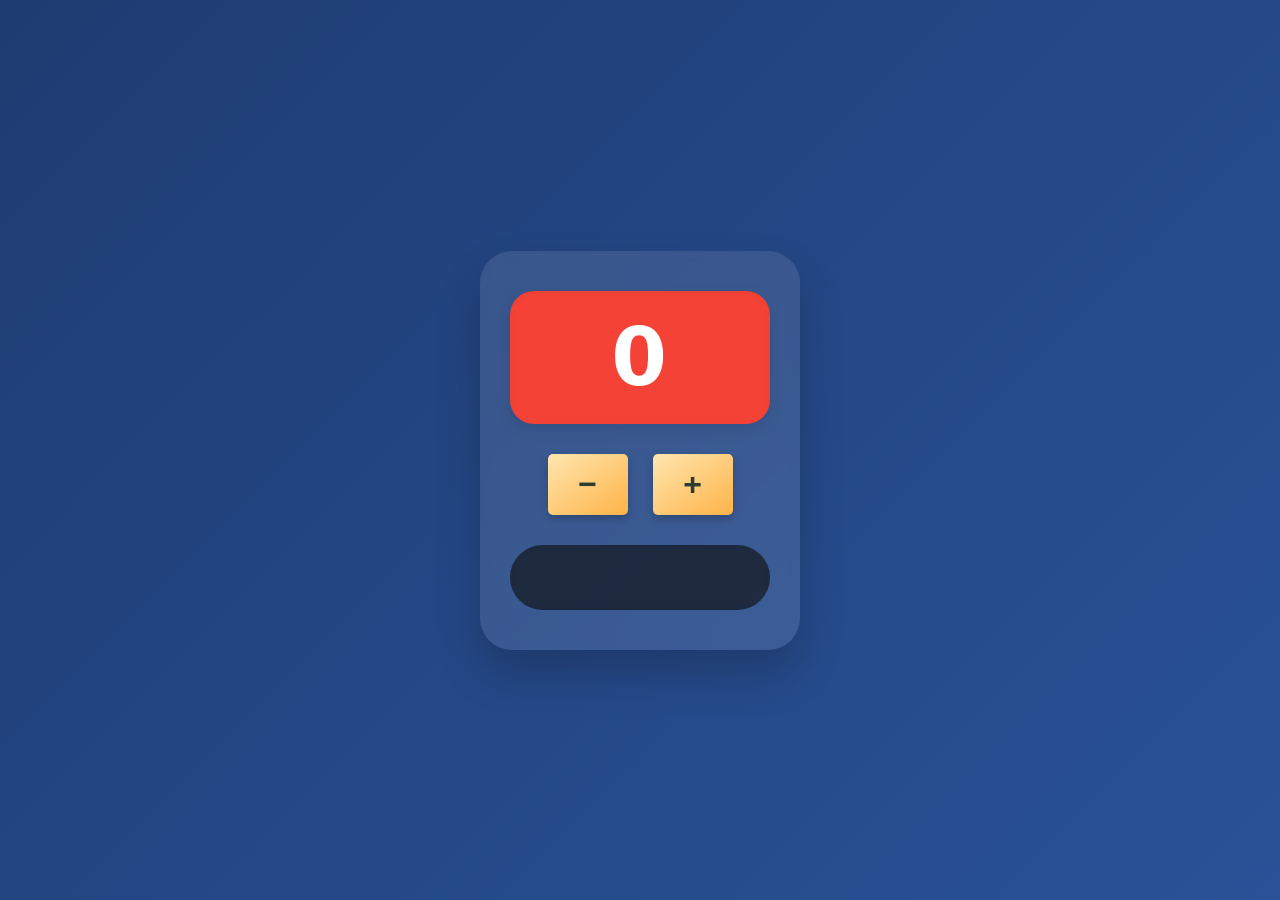
<file: praktika_1_2/index.html>
<!DOCTYPE html>
<html lang="ru">
<head>
    <meta charset="UTF-8">
    <meta name="viewport" content="width=device-width, initial-scale=1.0">
    <title>Счетчик | Интерактивный компонент</title>
    <style>
        /* Сброс базовых отступов */
        * {
            margin: 0;
            padding: 0;
            box-sizing: border-box;
        }

        body {
            min-height: 100vh;
            /* Фон - линейный градиент */
            background: linear-gradient(135deg, #1e3c72 0%, #2a5298 100%);
            font-family: system-ui, 'Segoe UI', 'Roboto', sans-serif;
            
            /* Центровка контейнера */
            display: flex;
            justify-content: center;
            align-items: center;
        }

        /* Главный блок счетчика */
        .counter-container {
            background: rgba(255, 255, 255, 0.1);
            backdrop-filter: blur(4px);
            border-radius: 32px;
            padding: 40px 30px;
            box-shadow: 0 25px 45px rgba(0, 0, 0, 0.2);
            text-align: center;
            min-width: 320px;
            transition: all 0.2s ease;
        }

        /* Окошко результата */
        .result-display {
            font-size: 5rem;
            font-weight: 800;
            padding: 20px;
            margin-bottom: 30px;
            border-radius: 24px;
            background: #f5f5f5;
            box-shadow: inset 0 2px 5px rgba(0,0,0,0.05), 0 5px 15px rgba(0,0,0,0.1);
            transition: background-color 0.25s ease, transform 0.1s ease;
            letter-spacing: 2px;
        }

        /* Блок кнопок */
        .buttons {
            display: flex;
            justify-content: center;
            gap: 25px;
            margin-bottom: 30px;
        }

        /* Общие стили для кнопок */
        button {
            font-size: 2rem;
            font-weight: bold;
            width: 80px;
            padding: 12px 0;
            border: none;
            border-radius: 5px; /* радиальное скругление 5px */
            cursor: pointer;
            transition: all 0.2s ease;
            background: linear-gradient(145deg, #f0f0f0, #d6d6d6);
            color: #1e2a3e;
            box-shadow: 0 4px 8px rgba(0, 0, 0, 0.2);
        }

        /* Градиент для кнопок (основной) */
        button:active:not(:disabled) {
            transform: scale(0.96);
            box-shadow: 0 1px 3px rgba(0,0,0,0.2);
        }

        /* Стиль активных кнопок (градиент) */
        button:enabled {
            background: linear-gradient(145deg, #ffe6b0, #ffb347);
            color: #2c3e2f;
        }

        /* Неактивные кнопки (серый градиент) */
        button:disabled {
            background: linear-gradient(145deg, #bdbdbd, #9e9e9e);
            color: #4a4a4a;
            cursor: not-allowed;
            opacity: 0.7;
            transform: none;
            box-shadow: 0 2px 5px rgba(0,0,0,0.1);
        }

        /* Доп. ховер для активных кнопок */
        button:enabled:hover {
            filter: brightness(1.05);
            transform: translateY(-2px);
            box-shadow: 0 8px 16px rgba(0, 0, 0, 0.25);
        }

        /* Новое окно для экстремального сообщения */
        .extreme-message {
            margin-top: 20px;
            font-size: 1.2rem;
            font-weight: 600;
            padding: 12px;
            border-radius: 40px;
            background: rgba(0, 0, 0, 0.6);
            backdrop-filter: blur(4px);
            color: #fff3c9;
            text-align: center;
            min-height: 65px;
            transition: all 0.2s ease;
            letter-spacing: 0.3px;
        }

        /* Стиль для текста предупреждения */
        .warning-text {
            color: #ffd966;
            text-shadow: 0 0 2px black;
            font-weight: bold;
            animation: subtlePulse 1s infinite;
        }

        @keyframes subtlePulse {
            0% { opacity: 0.7; }
            100% { opacity: 1; }
        }

        /* Адаптация под маленькие экраны */
        @media (max-width: 450px) {
            .counter-container {
                min-width: 280px;
                padding: 25px 20px;
            }
            .result-display {
                font-size: 3.5rem;
            }
            button {
                width: 70px;
                font-size: 1.8rem;
            }
        }
    </style>
</head>
<body>
    <div class="counter-container">
        <!-- Окошко результата -->
        <div class="result-display" id="counterValue">0</div>
        
        <!-- Кнопки управления -->
        <div class="buttons">
            <button id="decrementBtn" aria-label="Уменьшить">−</button>
            <button id="incrementBtn" aria-label="Увеличить">+</button>
        </div>

        <!-- Дополнительное окно для сообщения об экстремальных значениях -->
        <div class="extreme-message" id="extremeMessage"></div>
    </div>

    <script>
        // Получаем ссылки на DOM-элементы
        const counterDisplay = document.getElementById('counterValue');
        const decrementBtn = document.getElementById('decrementBtn');
        const incrementBtn = document.getElementById('incrementBtn');
        const extremeMsgDiv = document.getElementById('extremeMessage');

        // Текущее значение счетчика
        let counter = 0;

        // Функция для обновления интерфейса: цвет фона результата, состояние кнопок, сообщение
        function updateUI() {
            // 1. Обновляем отображение числа в окошке результата
            counterDisplay.textContent = counter;

            // 2. Меняем фон результата в зависимости от значения
            if (counter > 0) {
                counterDisplay.style.backgroundColor = '#ffeb3b'; // жёлтый
                counterDisplay.style.color = '#1f2a1b';
            } else if (counter < 0) {
                counterDisplay.style.backgroundColor = '#4caf50'; // зелёный
                counterDisplay.style.color = 'white';
            } else { // counter === 0
                counterDisplay.style.backgroundColor = '#f44336'; // красный
                counterDisplay.style.color = 'white';
            }

            // 3. Управление активностью кнопок
            // Кнопка "плюс" неактивна при значении 10
            if (counter >= 10) {
                incrementBtn.disabled = true;
            } else {
                incrementBtn.disabled = false;
            }
            
            // Кнопка "минус" неактивна при значении -10
            if (counter <= -10) {
                decrementBtn.disabled = true;
            } else {
                decrementBtn.disabled = false;
            }

            // 4. Отображение надписи в дополнительном окне при достижении ±10
            if (counter === 10 || counter === -10) {
                extremeMsgDiv.innerHTML = '<span class="warning-text">⚠️ Вы достигли экстремального значения ⚠️</span>';
                extremeMsgDiv.style.background = "rgba(0,0,0,0.75)";
            } else {
                extremeMsgDiv.innerHTML = ''; // очищаем сообщение
                extremeMsgDiv.style.background = "rgba(0, 0, 0, 0.6)";
            }
        }

        // Функция увеличения значения (плюс)
        function increment() {
            // Если кнопка активна (значение меньше 10)
            if (counter < 10) {
                counter++;
                updateUI();
            }
        }

        // Функция уменьшения значения (минус)
        function decrement() {
            // Если кнопка активна (значение больше -10)
            if (counter > -10) {
                counter--;
                updateUI();
            }
        }

        // Добавляем слушателей событий через addEventListener (vanilla JS)
        incrementBtn.addEventListener('click', increment);
        decrementBtn.addEventListener('click', decrement);

        // Инициализация UI при загрузке страницы (чтобы применить начальные стили и состояния)
        updateUI();
    </script>
</body>
</html>
</file>
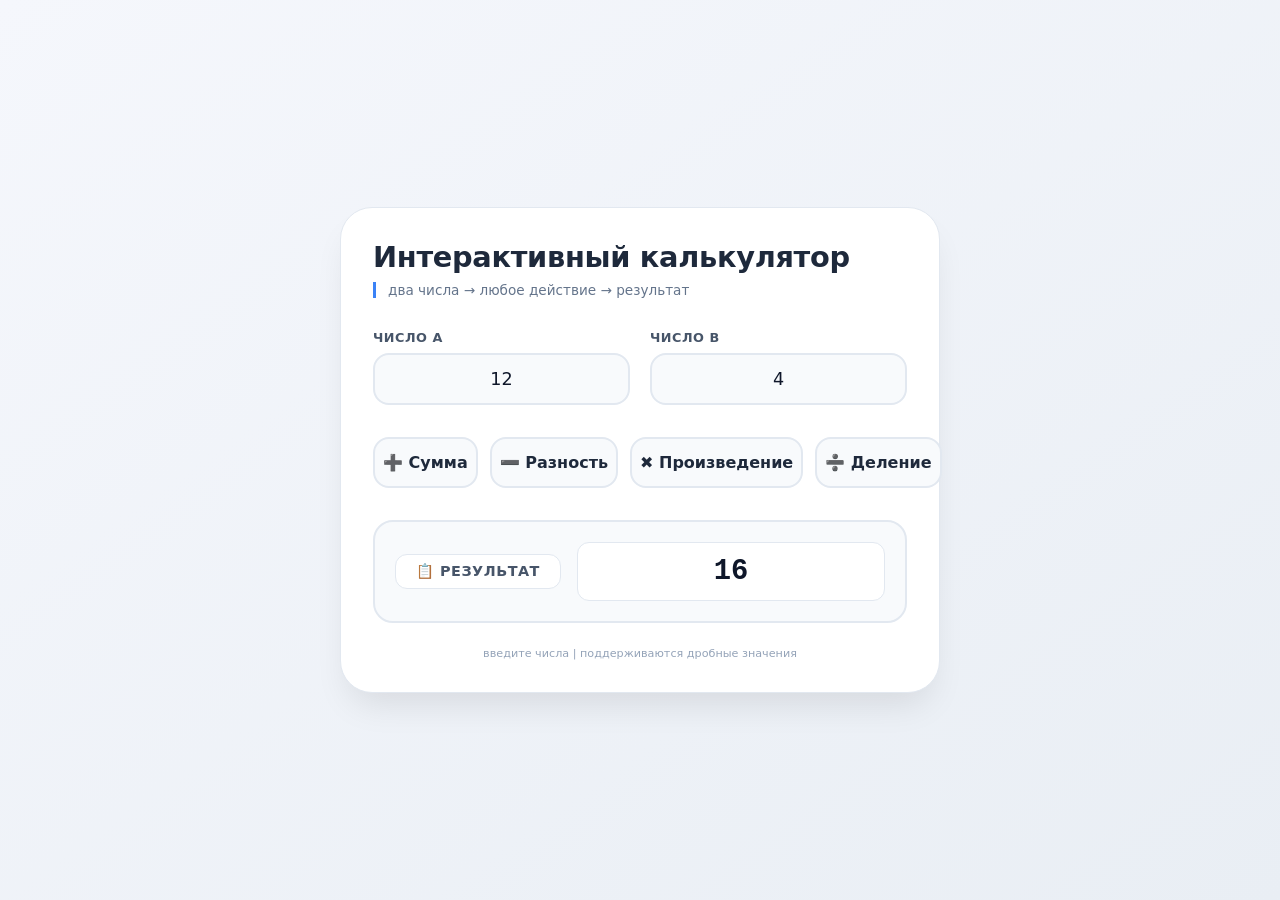
<file: praktika_1_4/index.html>
<!DOCTYPE html>
<html lang="ru">
<head>
    <meta charset="UTF-8">
    <meta name="viewport" content="width=device-width, initial-scale=1.0, user-scalable=no">
    <title>Интерактивный калькулятор | Математические операции</title>
    <link rel="stylesheet" href="style.css">
</head>
<body>
    <div class="calculator">
        <h1>Интерактивный калькулятор</h1>
        <div class="sub">два числа → любое действие → результат</div>

        <!-- Поля ввода -->
        <div class="input-group">
            <div class="input-field">
                <label>ЧИСЛО A</label>
                <input type="text" id="inputA" placeholder="например, 12" value="12">
            </div>
            <div class="input-field">
                <label>ЧИСЛО B</label>
                <input type="text" id="inputB" placeholder="например, 4" value="4">
            </div>
        </div>

        <!-- 4 кнопки с математическими операциями -->
        <div class="buttons-grid">
            <button class="action-btn" data-op="sum" id="btnSum">➕ Сумма</button>
            <button class="action-btn" data-op="diff" id="btnDiff">➖ Разность</button>
            <button class="action-btn" data-op="prod" id="btnProd">✖️ Произведение</button>
            <button class="action-btn" data-op="div" id="btnDiv">➗ Деление</button>
        </div>

        <!-- Окно вывода результата -->
        <div class="result-area">
            <div class="result-label">📋 РЕЗУЛЬТАТ</div>
            <div class="result-value" id="resultDisplay">—</div>
        </div>
        <footer>введите числа | поддерживаются дробные значения</footer>
    </div>

    <script src="script.js"></script>
</body>
</html>
</file>
<file: praktika_1_4/style.css>
* {
    margin: 0;
    padding: 0;
    box-sizing: border-box;
    font-family: system-ui, 'Segoe UI', 'Roboto', 'Helvetica Neue', sans-serif;
}

body {
    min-height: 100vh;
    background: linear-gradient(145deg, #f5f7fc 0%, #e9eef4 100%);
    display: flex;
    justify-content: center;
    align-items: center;
    padding: 20px;
}

/* Карточка калькулятора */
.calculator {
    max-width: 600px;
    width: 100%;
    background: #ffffff;
    border-radius: 32px;
    box-shadow: 0 20px 35px -10px rgba(0, 0, 0, 0.1);
    padding: 32px;
    transition: all 0.2s ease;
    border: 1px solid #e2e8f0;
}

h1 {
    font-size: 1.8rem;
    font-weight: 600;
    color: #1e293b;
    margin-bottom: 8px;
    letter-spacing: -0.3px;
}

.sub {
    color: #64748b;
    font-weight: 500;
    font-size: 0.85rem;
    margin-bottom: 32px;
    border-left: 3px solid #3b82f6;
    padding-left: 12px;
}

/* Блок ввода */
.input-group {
    display: flex;
    flex-wrap: wrap;
    gap: 20px;
    margin-bottom: 32px;
}

.input-field {
    flex: 1;
    min-width: 180px;
}

.input-field label {
    display: block;
    font-size: 0.8rem;
    font-weight: 600;
    text-transform: uppercase;
    letter-spacing: 0.5px;
    color: #475569;
    margin-bottom: 8px;
}

.input-field input {
    width: 100%;
    padding: 14px 16px;
    font-size: 1.1rem;
    font-weight: 500;
    background: #f8fafc;
    border: 2px solid #e2e8f0;
    border-radius: 16px;
    transition: all 0.2s;
    outline: none;
    color: #0f172a;
    text-align: center;
}

.input-field input:focus {
    border-color: #3b82f6;
    background: #ffffff;
    box-shadow: 0 0 0 3px rgba(59, 130, 246, 0.1);
}

/* Сетка кнопок */
.buttons-grid {
    display: grid;
    grid-template-columns: repeat(4, 1fr);
    gap: 12px;
    margin-bottom: 32px;
}

.action-btn {
    background: #f8fafc;
    border: 2px solid #e2e8f0;
    padding: 14px 8px;
    border-radius: 16px;
    font-weight: 700;
    font-size: 1rem;
    cursor: pointer;
    transition: all 0.2s ease;
    color: #1e293b;
    text-align: center;
    white-space: nowrap;
}

/* Адаптация для планшетов */
@media (max-width: 550px) {
    .calculator {
        padding: 24px;
    }
    
    .buttons-grid {
        grid-template-columns: repeat(2, 1fr);
        gap: 12px;
    }
    
    .action-btn {
        padding: 12px 8px;
        font-size: 1rem;
        white-space: normal;
        word-break: keep-all;
    }
    
    .input-field {
        min-width: 140px;
    }
}

@media (max-width: 480px) {
    .calculator {
        padding: 20px;
    }
    
    .action-btn {
        font-size: 0.95rem;
        padding: 10px 6px;
    }
    
    h1 {
        font-size: 1.5rem;
    }
}

/* Цвета при наведении */
.action-btn[data-op="sum"]:hover {
    background: #dbeafe;
    border-color: #3b82f6;
    color: #1e40af;
    transform: translateY(-2px);
}

.action-btn[data-op="diff"]:hover {
    background: #dcfce7;
    border-color: #10b981;
    color: #065f46;
    transform: translateY(-2px);
}

.action-btn[data-op="prod"]:hover {
    background: #fed7aa;
    border-color: #f59e0b;
    color: #92400e;
    transform: translateY(-2px);
}

.action-btn[data-op="div"]:hover {
    background: #ffe4e6;
    border-color: #ef4444;
    color: #b91c1c;
    transform: translateY(-2px);
}

.action-btn:active {
    transform: translateY(1px);
}

/* Окно результата */
.result-area {
    background: #f8fafc;
    border-radius: 20px;
    padding: 20px;
    display: flex;
    align-items: center;
    justify-content: space-between;
    flex-wrap: wrap;
    gap: 16px;
    border: 2px solid #e2e8f0;
}

.result-label {
    font-weight: 700;
    font-size: 0.9rem;
    color: #475569;
    background: #ffffff;
    padding: 8px 20px;
    border-radius: 12px;
    letter-spacing: 0.5px;
    border: 1px solid #e2e8f0;
}

.result-value {
    font-size: 1.8rem;
    font-weight: 800;
    font-family: 'Courier New', 'Fira Code', monospace;
    background: #ffffff;
    padding: 12px 24px;
    border-radius: 12px;
    min-width: 180px;
    text-align: center;
    color: #0f172a;
    word-break: break-word;
    border: 1px solid #e2e8f0;
    flex: 1;
}

.error-message {
    color: #dc2626;
    background: #fef2f2;
}

/* Адаптация для результата */
@media (max-width: 500px) {
    .result-area {
        flex-direction: column;
        align-items: stretch;
        text-align: center;
    }
    
    .result-value {
        font-size: 1.4rem;
        padding: 12px 16px;
        min-width: auto;
    }
    
    .result-label {
        align-self: center;
    }
}

footer {
    font-size: 0.7rem;
    text-align: center;
    margin-top: 24px;
    color: #94a3b8;
}
</file>
